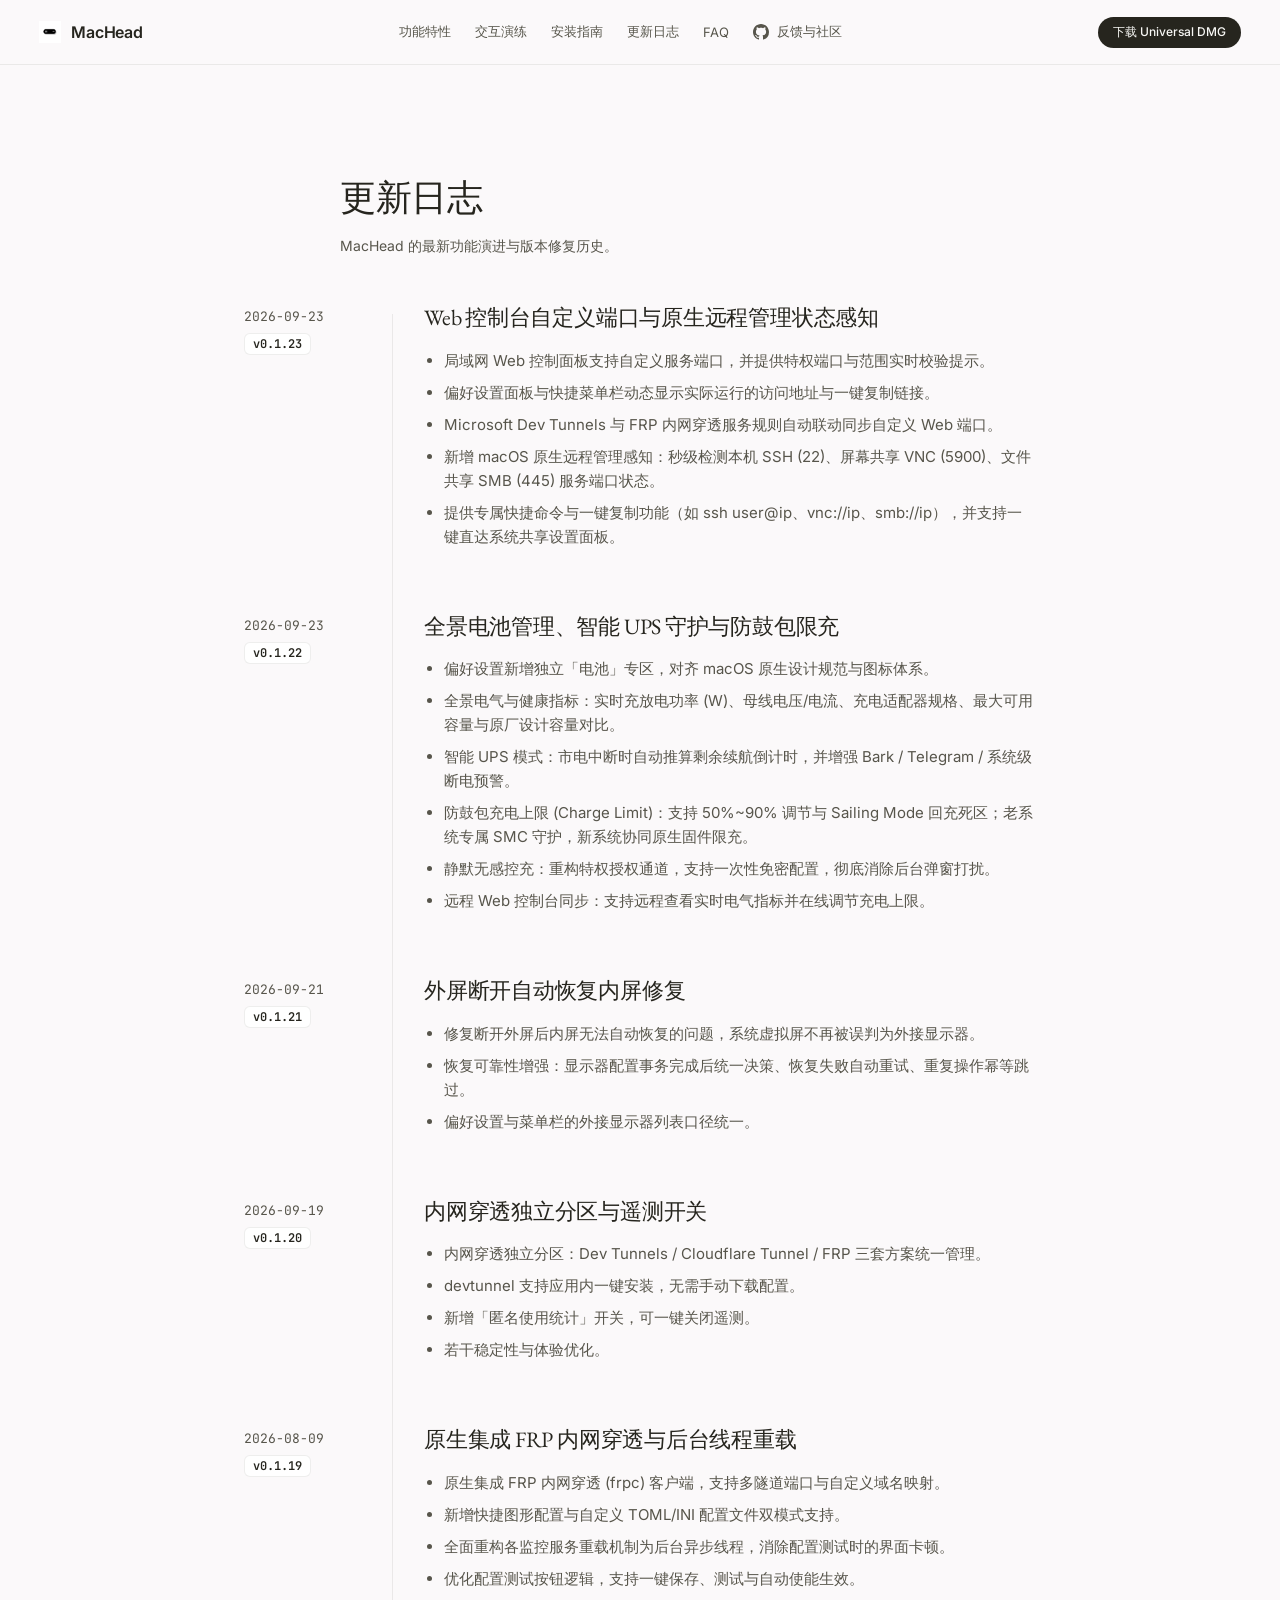
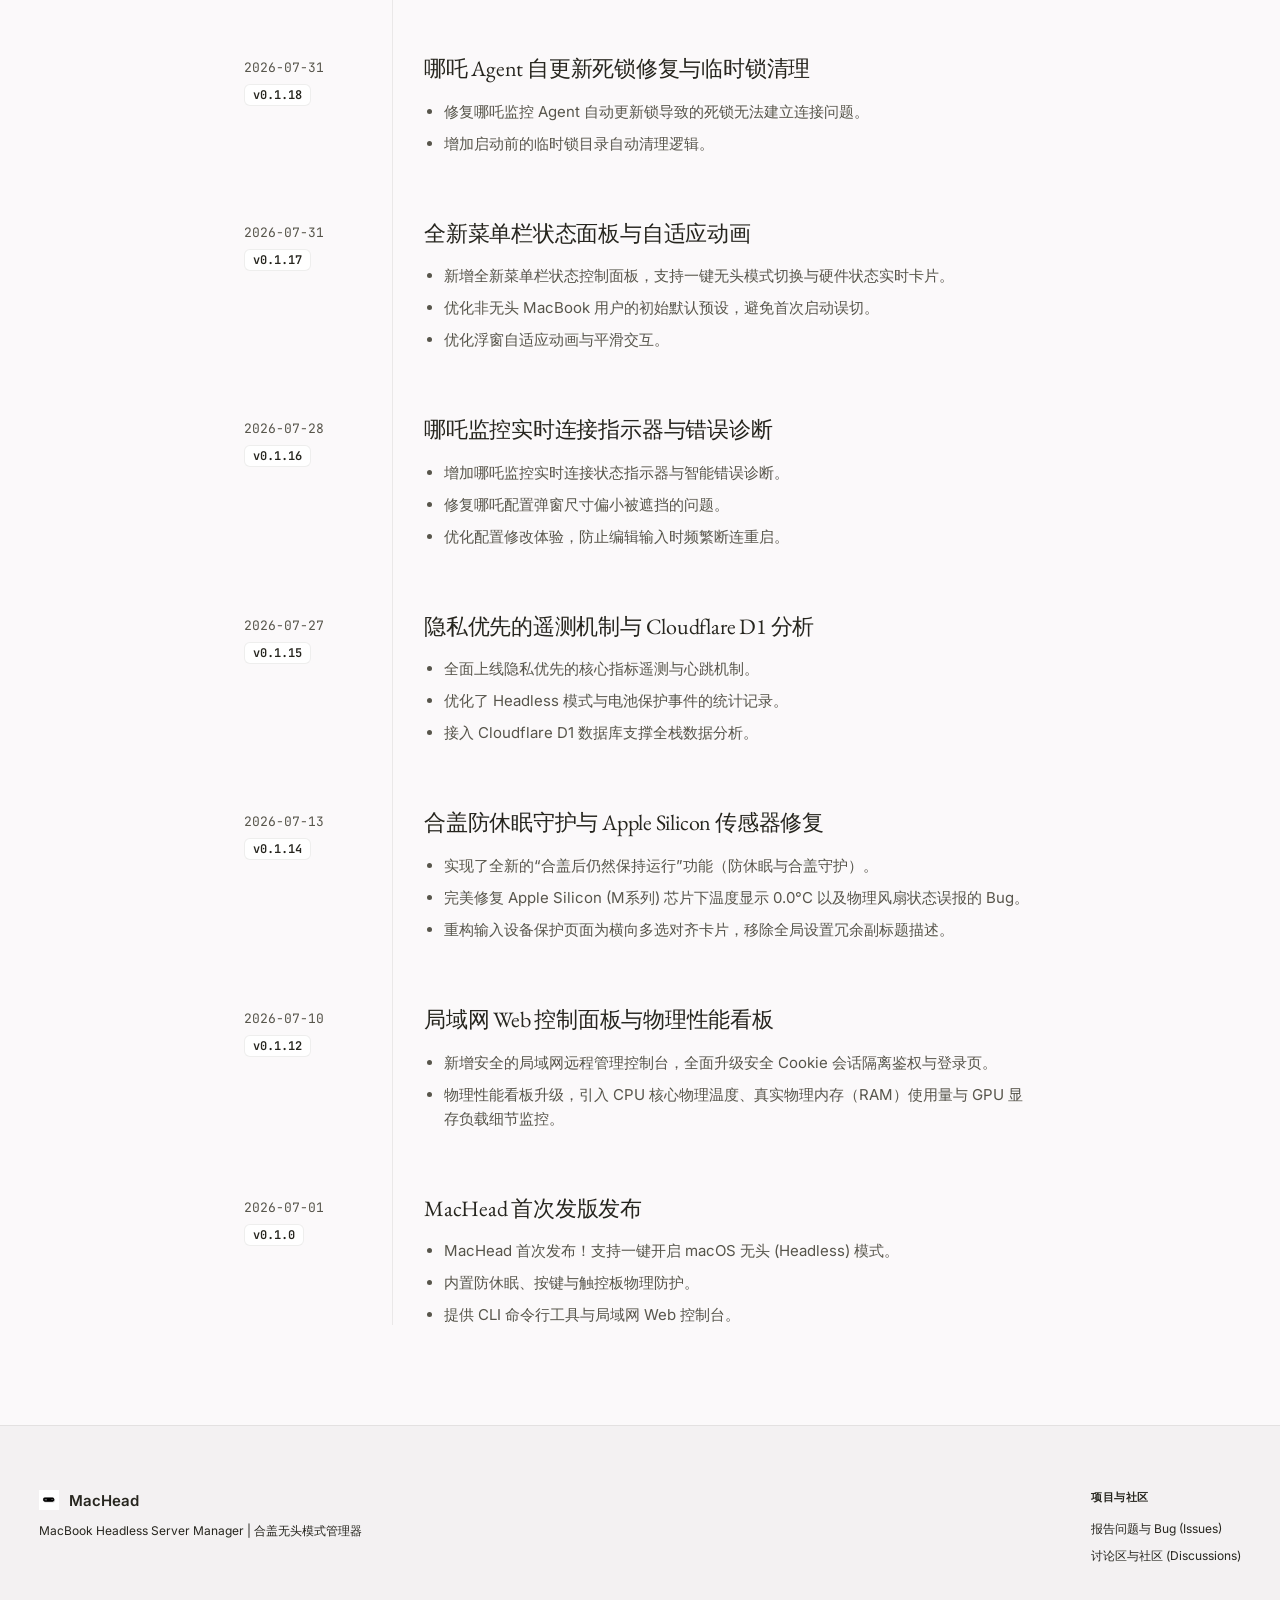
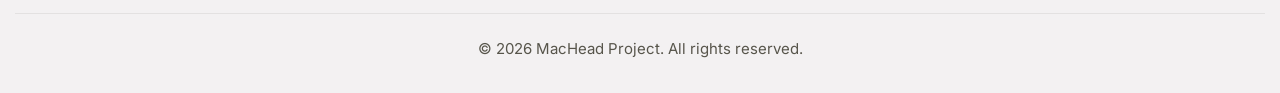
<file: changelog.html>
<!doctype html>
<html lang="zh-CN" prefix="og: https://ogp.me/ns#">
  <head>
    <meta charset="UTF-8" />
    <link rel="icon" type="image/png" href="./logo.png" />
    <meta name="viewport" content="width=device-width, initial-scale=1.0" />
    
    <!-- SEO Meta Tags -->
    <title>更新日志 | MacHead Changelog & Release Notes</title>
    <meta name="description" content="了解 MacHead 的最新发版履历与功能演进记录，包含 FRP 内网穿透、哪吒监控集成、防休眠与硬件保护等详细更新日志。" />
    <link rel="canonical" href="https://headlessmac.com/changelog" />
    <meta name="theme-color" content="#fbf9fa" media="(prefers-color-scheme: light)" />
    <meta name="theme-color" content="#14120b" media="(prefers-color-scheme: dark)" />
    <link rel="apple-touch-icon" href="./logo.png" />

    <!-- Open Graph -->
    <meta property="og:title" content="MacHead 更新日志" />
    <meta property="og:description" content="MacHead 的最新发版履历与功能演进记录。" />
    <meta property="og:url" content="https://headlessmac.com/changelog" />
    <meta property="og:image" content="https://headlessmac.com/machead_hero_v0.1.14.png" />

    <!-- Fonts -->
    <link rel="preconnect" href="https://fonts.googleapis.com">
    <link rel="preconnect" href="https://fonts.gstatic.com" crossorigin>
    <link rel="stylesheet" href="https://fonts.googleapis.com/css2?family=EB+Garamond:ital,wght@0,400;1,400&family=Inter:wght@400;500;600;700&family=JetBrains+Mono:wght@400;500&display=swap">
    <script type="module" crossorigin src="./assets/main-WdCmoYiN.js"></script>
    <link rel="stylesheet" crossorigin href="./assets/main-BzJKCtae.css">
  </head>
  <body>
    <!-- Header Navigation -->
    <header class="navbar">
      <div class="nav-container">
        <a href="/" class="nav-logo">
          <img src="./logo.png" alt="MacHead Logo" class="logo-img" width="22" height="22" />
          <span class="logo-text">MacHead</span>
        </a>
        <nav class="nav-links" id="nav-links">
          <a href="/#features" class="nav-link"><span>功能特性</span></a>
          <a href="/#playground" class="nav-link"><span>交互演练</span></a>
          <a href="/#install" class="nav-link"><span>安装指南</span></a>
          <a href="/changelog" class="nav-link active"><span>更新日志</span></a>
          <a href="/#faq" class="nav-link"><span>FAQ</span></a>
          <a href="https://github.com/ox01024/MacHead-Feedback/issues" target="_blank" rel="noopener" class="nav-link github-btn">
            <svg class="github-icon" viewBox="0 0 16 16" width="16" height="16" fill="currentColor">
              <path d="M8 0C3.58 0 0 3.58 0 8c0 3.54 2.29 6.53 5.47 7.59.4.07.55-.17.55-.38 0-.19-.01-.82-.01-1.49-2.01.37-2.53-.49-2.69-.94-.09-.23-.48-.94-.82-1.13-.28-.15-.68-.52-.01-.53.63-.01 1.08.58 1.23.82.72 1.21 1.87.87 2.33.66.07-.52.28-.87.51-1.07-1.78-.2-3.64-.89-3.64-3.95 0-.87.31-1.59.82-2.15-.08-.2-.36-1.02.08-2.12 0 0 .67-.21 2.2.82.64-.18 1.32-.27 2-.27.68 0 1.36.09 2 .27 1.53-1.04 2.2-.82 2.2-.82.44 1.1.16 1.92.08 2.12.51.56.82 1.27.82 2.15 0 3.07-1.87 3.75-3.65 3.95.29.25.54.73.54 1.48 0 1.07-.01 1.93-.01 2.2 0 .21.15.46.55.38A8.013 8.013 0 0016 8c0-4.42-3.58-8-8-8z"></path>
            </svg>
            <span>反馈与社区</span>
          </a>
        </nav>
        <div class="nav-actions">
          <a href="https://releases.headlessmac.com/latest.dmg" class="btn btn-primary btn-sm js-download-link" id="download-header-link">下载 Universal DMG</a>
          <button class="nav-menu-toggle" id="nav-menu-toggle" type="button" aria-label="打开导航菜单" aria-expanded="false" aria-controls="nav-links">
            <span class="menu-bar"></span>
            <span class="menu-bar"></span>
          </button>
        </div>
      </div>
    </header>

    <!-- Main Content -->
    <main style="padding-top: 84px;">
      <section class="changelog-section" style="border-top: none;">
        <div class="container container-narrow">
          <div class="section-header text-left">
            <h1 class="section-title" style="font-size: 36px;">更新日志</h1>
            <p class="section-subtitle">MacHead 的最新功能演进与版本修复历史。</p>
          </div>

          <!-- Minimal Vertical Timeline Feed (No Download Buttons) -->
          <div class="changelog-feed" id="changelog-feed">
            <!-- Rendered dynamically by main.js without per-item download buttons -->
          </div>
        </div>
      </section>
    </main>

    <!-- Footer -->
    <footer class="footer">
      <div class="container footer-container">
        <div class="footer-left">
          <div class="footer-logo">
            <img src="./logo.png" alt="MacHead Logo" class="footer-logo-img" width="20" height="20" loading="lazy" />
            <span>MacHead</span>
          </div>
          <p class="footer-tagline">MacBook Headless Server Manager | 合盖无头模式管理器</p>
        </div>
        <div class="footer-right">
          <div class="footer-links-group">
            <span class="group-title">项目与社区</span>
            <a href="https://github.com/ox01024/MacHead-Feedback/issues" target="_blank" rel="noopener">报告问题与 Bug (Issues)</a>
            <a href="https://github.com/ox01024/MacHead-Feedback/discussions" target="_blank" rel="noopener">讨论区与社区 (Discussions)</a>
          </div>
        </div>
      </div>
      <div class="container footer-bottom">
        <p>&copy; 2026 MacHead Project. All rights reserved.</p>
      </div>
    </footer>
  </body>
</html>
</file>
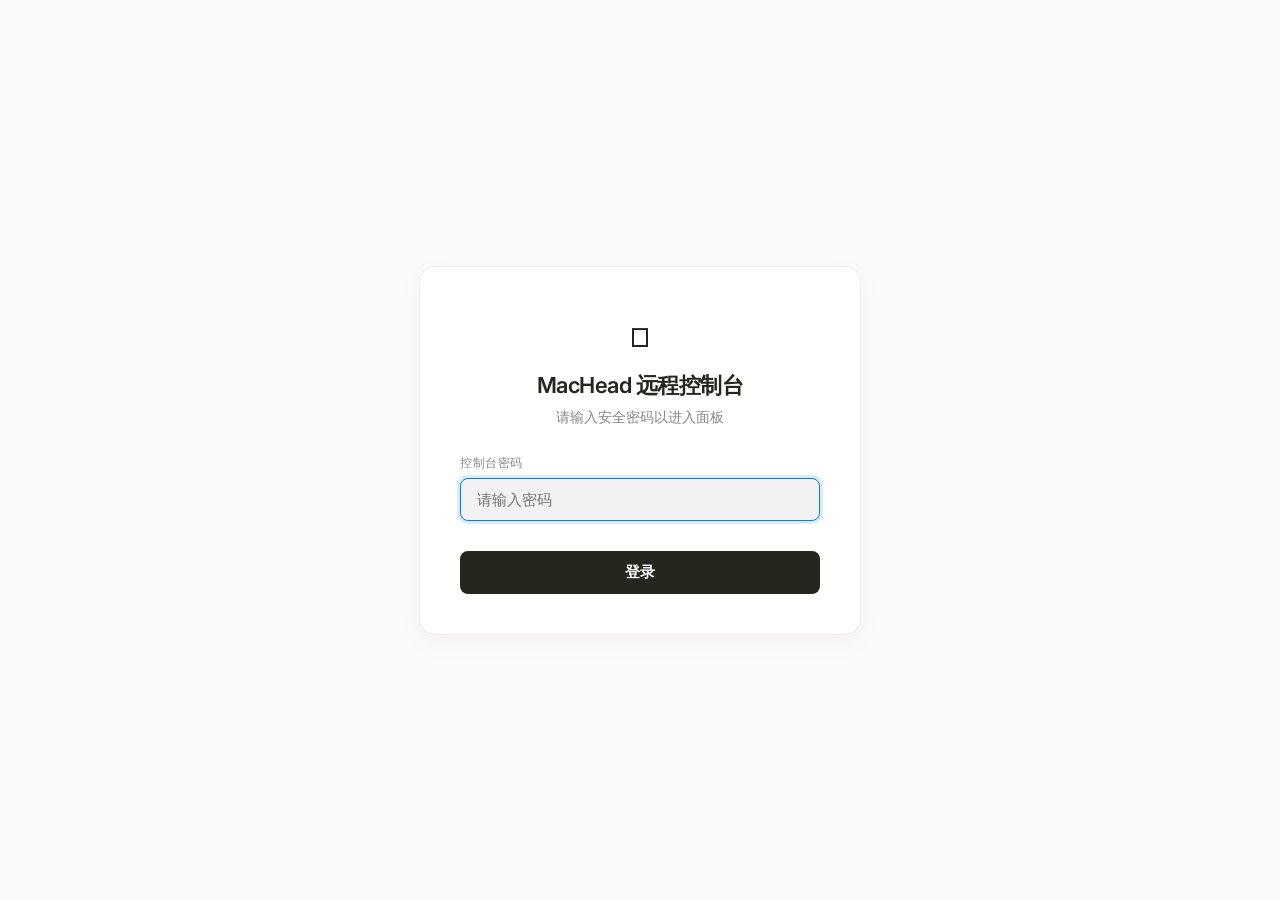
<file: Resources/Login.html>
<!DOCTYPE html>
<html>
<head>
    <meta charset="utf-8">
    <meta name="viewport" content="width=device-width, initial-scale=1.0">
    <title>MacHead - 登录</title>
    <link rel="preconnect" href="https://fonts.googleapis.com">
    <link rel="preconnect" href="https://fonts.gstatic.com" crossorigin>
    <link href="https://fonts.googleapis.com/css2?family=EB+Garamond:ital,wght@0,400..800;1,400..800&family=Inter:wght@300;400;500;600;700&display=swap" rel="stylesheet">
    <style>
        :root {
            /* Warm Light Theme */
            --bg-color: #fbf9fa;
            --text-color: #26251e;
            --text-muted: rgba(38, 37, 30, 0.55);
            --card-bg: #ffffff;
            --card-border: rgba(38, 37, 30, 0.08);
            --card-shadow: 0 8px 30px rgba(38, 37, 30, 0.03);
            --input-bg: #f3f1f2;
            --brand-color: #007aff;
            --font-serif: 'EB Garamond', Georgia, serif;
            --font-sans: 'Inter', system-ui, sans-serif;
        }

        @media (prefers-color-scheme: dark) {
            :root {
                /* Warm Dark Theme */
                --bg-color: #14120b;
                --text-color: #edecec;
                --text-muted: rgba(237, 236, 236, 0.55);
                --card-bg: #1c1b14;
                --card-border: rgba(237, 236, 236, 0.08);
                --card-shadow: 0 8px 30px rgba(0, 0, 0, 0.15);
                --input-bg: #0b0a05;
            }
        }

        body {
            background-color: var(--bg-color);
            color: var(--text-color);
            font-family: var(--font-sans);
            margin: 0;
            display: flex;
            align-items: center;
            justify-content: center;
            min-height: 100vh;
            transition: background-color 0.3s, color 0.3s;
        }

        .login-card {
            background: var(--card-bg);
            border: 1px solid var(--card-border);
            border-radius: 16px;
            padding: 40px;
            width: 100%;
            max-width: 360px;
            box-shadow: var(--card-shadow);
            text-align: center;
            backdrop-filter: blur(20px);
            -webkit-backdrop-filter: blur(20px);
            animation: fadeIn 0.6s ease-out;
        }

        @keyframes fadeIn {
            from { opacity: 0; transform: translateY(20px); }
            to { opacity: 1; transform: translateY(0); }
        }

        .logo {
            font-size: 40px;
            font-family: var(--font-serif);
            margin-bottom: 12px;
            display: inline-block;
        }

        h1 {
            font-size: 22px;
            font-weight: 600;
            margin: 0 0 8px 0;
            letter-spacing: -0.5px;
        }

        p {
            font-size: 13.5px;
            color: var(--text-muted);
            margin: 0 0 28px 0;
        }

        .form-group {
            text-align: left;
            margin-bottom: 20px;
        }

        label {
            font-size: 12px;
            font-weight: 500;
            color: var(--text-muted);
            display: block;
            margin-bottom: 6px;
            text-transform: uppercase;
            letter-spacing: 0.5px;
        }

        .input-wrapper {
            position: relative;
        }

        input[type="password"] {
            width: 100%;
            box-sizing: border-box;
            background: var(--input-bg);
            border: 1px solid transparent;
            border-radius: 8px;
            padding: 12px 16px;
            font-size: 15px;
            color: var(--text-color);
            transition: all 0.2s;
            outline: none;
        }

        input[type="password"]:focus {
            border-color: var(--brand-color);
            box-shadow: 0 0 0 3px rgba(0, 122, 255, 0.15);
        }

        .btn {
            width: 100%;
            background: var(--text-color);
            color: var(--bg-color);
            border: none;
            border-radius: 8px;
            padding: 12px;
            font-size: 15px;
            font-weight: 600;
            cursor: pointer;
            transition: all 0.2s;
            margin-top: 10px;
        }

        .btn:hover {
            opacity: 0.9;
            transform: translateY(-1px);
        }

        .btn:active {
            transform: translateY(0);
        }

        .error-msg {
            color: #ff453a;
            font-size: 13px;
            margin-bottom: 20px;
            background: rgba(255, 69, 58, 0.1);
            padding: 10px 14px;
            border-radius: 6px;
            border: 1px solid rgba(255, 69, 58, 0.2);
            animation: shake 0.4s ease-in-out;
        }

        @keyframes shake {
            0%, 100% { transform: translateX(0); }
            25% { transform: translateX(-6px); }
            75% { transform: translateX(6px); }
        }
    </style>
</head>
<body>
    <div class="login-card">
        <span class="logo"></span>
        <h1>MacHead 远程控制台</h1>
        <p>请输入安全密码以进入面板</p>
        
        <!-- ERROR_PLACEHOLDER -->
        
        <form method="POST" action="/login">
            <div class="form-group">
                <label for="password">控制台密码</label>
                <input type="password" id="password" name="password" placeholder="请输入密码" autofocus required>
            </div>
            <button type="submit" class="btn">登录</button>
        </form>
    </div>
</body>
</html>
</file>
<file: assets/main-BzJKCtae.css>
:root{--color-bg:#fbf9fa;--color-bg-card:#fff;--color-bg-input:#f3f1f2;--color-navbar-bg:#fbf9fad9;--color-border:#26251e14;--color-border-hover:#26251e29;--color-text-main:#26251e;--color-text-muted:#57554b;--color-btn-primary-bg:#26251e;--color-btn-primary-text:#f7f7f4;--color-btn-primary-hover:#000;--font-serif:"EB Garamond", Georgia, "Times New Roman", serif;--font-sans:"Inter", -apple-system, BlinkMacSystemFont, "Segoe UI", Roboto, sans-serif;--font-mono:"JetBrains Mono", sfmono-regular, Consolas, Menlo, monospace}@media (prefers-color-scheme:dark){:root{--color-bg:#14120b;--color-bg-card:#1c1b14;--color-bg-input:#0b0a05;--color-navbar-bg:#14120bd9;--color-border:#edecec14;--color-border-hover:#edecec29;--color-text-main:#edecec;--color-text-muted:#b8b6b6;--color-btn-primary-bg:#edecec;--color-btn-primary-text:#14120b;--color-btn-primary-hover:#fff}}*{box-sizing:border-box;margin:0;padding:0}html{scroll-behavior:smooth;background-color:var(--color-bg);color:var(--color-text-main);font-family:var(--font-sans);-webkit-font-smoothing:antialiased;-webkit-text-size-adjust:100%;-moz-text-size-adjust:100%;text-size-adjust:100%;transition:background-color .3s,color .3s;overflow-x:hidden}section[id]{scroll-margin-top:84px}body{overflow-x:hidden}.container{max-width:1250px;margin:0 auto;padding:0 24px}h1,h2,h3,h4,h5,h6{font-family:var(--font-serif);letter-spacing:-.01em;color:var(--color-text-main);font-weight:400}p{color:var(--color-text-muted);font-size:15px;line-height:1.5}.highlight-text{font-feature-settings:"cswh" 1;font-style:italic}.navbar{z-index:100;background:var(--color-navbar-bg);-webkit-backdrop-filter:blur(12px);border-bottom:1px solid var(--color-border);width:100%;transition:all .3s;position:fixed;top:0;left:0}.nav-container{justify-content:space-between;align-items:center;max-width:1250px;height:64px;margin:0 auto;padding:0 24px;display:flex}.nav-logo{color:var(--color-text-main);align-items:center;gap:10px;text-decoration:none;display:flex}.logo-img{width:22px;height:22px}.logo-text{font-family:var(--font-sans);letter-spacing:-.01em;font-size:16px;font-weight:600}.nav-links{align-items:center;gap:24px;display:flex}.nav-link{color:var(--color-text-muted);align-items:center;gap:6px;font-size:13px;font-weight:400;text-decoration:none;transition:color .15s;display:flex}.nav-link:hover{color:var(--color-text-main)}.github-icon{margin-right:2px}.nav-actions{align-items:center;gap:10px;display:flex}.nav-menu-toggle{border:1px solid var(--color-border);cursor:pointer;background:0 0;border-radius:8px;flex-direction:column;justify-content:center;align-items:center;gap:5px;width:40px;height:40px;padding:0;display:none}.menu-bar{background:var(--color-text-main);border-radius:1px;width:16px;height:1.5px;transition:transform .2s;display:block}.nav-menu-toggle.open .menu-bar:first-child{transform:translateY(3.25px)rotate(45deg)}.nav-menu-toggle.open .menu-bar:last-child{transform:translateY(-3.25px)rotate(-45deg)}.btn{font-family:var(--font-sans);cursor:pointer;border:1px solid #0000;border-radius:999px;justify-content:center;align-items:center;gap:8px;font-weight:500;text-decoration:none;transition:all .15s;display:inline-flex}.btn-primary{background:var(--color-btn-primary-bg);color:var(--color-btn-primary-text)}.btn-primary:hover{background:var(--color-btn-primary-hover);transform:translateY(-1px)}.btn-secondary{color:var(--color-text-main);border:1px solid var(--color-border);background:#ffffff05}.btn-secondary:hover{border-color:var(--color-border-hover);background:#ffffff0d}.btn-sm{padding:6px 14px;font-size:12px}.btn-lg{padding:12px 24px;font-size:14px}.hero-section{padding-top:140px;padding-bottom:90px;position:relative}.hero-container{grid-template-columns:1.15fr .85fr;align-items:center;gap:56px;display:grid}.hero-content{flex-direction:column;align-items:flex-start;display:flex}.hero-badge{border:1px solid var(--color-border);background:#ffffff05;border-radius:999px;align-items:center;gap:8px;margin-bottom:20px;padding:4px 12px;display:inline-flex}.badge-dot{background-color:var(--color-text-muted);border-radius:50%;width:5px;height:5px}.badge-text{color:var(--color-text-muted);font-size:11px;font-weight:500;font-family:var(--font-mono)}.hero-title{font-family:var(--font-serif);margin-bottom:20px;font-size:clamp(34px,7.5vw,56px);font-weight:400;line-height:1.12}.hero-desc{color:var(--color-text-muted);max-width:95%;margin-bottom:28px;font-size:17px;line-height:1.48}.hero-actions{flex-wrap:wrap;gap:12px;margin-bottom:24px;display:flex}.hero-command{background:var(--color-bg-input);border:1px solid var(--color-border);border-radius:8px;align-items:center;gap:10px;width:100%;max-width:440px;padding:10px 14px;display:flex}.cmd-prompt{color:var(--color-text-muted);font-family:var(--font-mono);-webkit-user-select:none;user-select:none;font-weight:500}.cmd-text{font-family:var(--font-mono);color:var(--color-text-main);white-space:nowrap;text-overflow:ellipsis;flex:1;font-size:12px;overflow:hidden}.copy-btn{color:var(--color-text-muted);cursor:pointer;background:0 0;border:none;justify-content:center;align-items:center;transition:color .15s;display:flex}.copy-btn:hover{color:var(--color-text-main)}.hero-visual{justify-content:center;align-items:center;display:flex;position:relative}.visual-scene{perspective:1500px;width:100%;max-width:590px;height:430px;transform-style:preserve-3d;background:radial-gradient(circle,#f4f3ed 0%,#dedcd3 100%);border:1px solid #26251e14;border-radius:12px;justify-content:center;align-items:center;display:flex;position:relative;overflow:hidden;box-shadow:0 30px 80px #26251e0f}.scene-glow{pointer-events:none;z-index:1;background:radial-gradient(circle,#ffffff8c 0%,#0000 70%);width:80%;height:80%;position:absolute;top:50%;left:50%;transform:translate(-50%,-50%)}.screenshot-back{z-index:2;border:1px solid #00000014;border-radius:8px;width:72%;height:auto;transition:transform .6s cubic-bezier(.16,1,.3,1),box-shadow .6s;position:absolute;top:10%;right:6%;transform:rotateY(-12deg)rotateX(4deg)rotate(1deg);box-shadow:-15px 20px 40px #00000040}.screenshot-front{z-index:3;border:1px solid #26251e14;border-radius:10px;width:48%;height:auto;transition:transform .6s cubic-bezier(.16,1,.3,1),box-shadow .6s;position:absolute;bottom:8%;left:8%;transform:translateZ(30px)rotateY(-8deg)rotateX(3deg)rotate(-1deg);box-shadow:-20px 25px 45px #26251e29,-2px 5px 15px #26251e14}.visual-scene:hover .screenshot-back{transform:rotateY(-4deg)rotateX(2deg)rotate(.5deg)scale(1.02);box-shadow:-20px 25px 50px #00000052}.visual-scene:hover .screenshot-front{transform:translateZ(60px)rotateY(-3deg)rotateX(1deg)rotate(-.5deg)scale(1.03);box-shadow:-25px 35px 60px #26251e47,-2px 12px 30px #26251e24}.features-section{border-top:1px solid var(--color-border);padding:80px 0}.section-header{text-align:center;max-width:600px;margin:0 auto 48px}.section-title{font-family:var(--font-serif);margin-bottom:12px;font-size:clamp(27px,5.5vw,36px)}.section-subtitle{color:var(--color-text-muted);font-size:14px}.bento-grid{grid-template-columns:repeat(3,1fr);gap:20px;display:grid}.bento-card{background:var(--color-bg-card);border:1px solid var(--color-border);border-radius:12px;flex-direction:column;align-items:flex-start;padding:24px;transition:all .2s;display:flex;overflow:hidden}.bento-card:hover{border-color:var(--color-border-hover);transform:translateY(-2px);box-shadow:0 6px 24px #0000000a}.bento-w2{grid-column:span 2}.bento-split{grid-template-columns:1.15fr .85fr;align-items:start;gap:28px;display:grid!important}.bento-split-left{flex-direction:column;align-items:flex-start;display:flex}.bento-split-right{justify-content:flex-end;align-items:flex-end;width:100%;margin-top:24px;margin-bottom:-24px;margin-right:-24px;display:flex}.bento-screenshot-wrapper{width:100%;box-shadow:none;background:0 0;border:none}.bento-screenshot{width:100%;height:auto;display:block}.bento-icon-box{background:var(--color-bg-input);border:1px solid var(--color-border);width:36px;height:36px;color:var(--color-text-main);border-radius:8px;justify-content:center;align-items:center;margin-bottom:16px;display:flex}.feature-icon{width:18px;height:18px}.bento-title{font-family:var(--font-serif);margin-bottom:8px;font-size:18px;font-weight:400}.bento-desc{color:var(--color-text-muted);font-size:13.5px}.playground-section{border-top:1px solid var(--color-border);padding:80px 0}.playground-tabs-container{max-width:880px;margin:0 auto}.playground-tabs{justify-content:center;gap:8px;margin-bottom:20px;display:flex}.tab-btn{color:var(--color-text-muted);font-family:var(--font-sans);cursor:pointer;background:0 0;border:1px solid #0000;border-radius:8px;align-items:center;gap:6px;padding:8px 16px;font-size:13px;font-weight:500;transition:all .15s;display:flex}.tab-btn:hover{color:var(--color-text-main)}.tab-btn.active{background:var(--color-bg-card);border-color:var(--color-border);color:var(--color-text-main)}.tab-dot{background-color:var(--color-text-muted);border-radius:50%;width:6px;height:6px}.tab-panel{display:none}.tab-panel.active{display:block}.terminal-window{background:#0b0a05;border:1px solid #edecec14;border-radius:10px;overflow:hidden;box-shadow:0 16px 40px #00000059}.terminal-header{background:#ffffff03;border-bottom:1px solid #edecec14;align-items:center;height:36px;padding:0 12px;display:flex;position:relative}.window-buttons{gap:6px;display:flex}.win-btn{background-color:#edecec26;border-radius:50%;width:9px;height:9px}.window-title{font-family:var(--font-mono);color:#edecec66;font-size:11px;position:absolute;left:50%;transform:translate(-50%)}.terminal-body{font-family:var(--font-mono);color:#edecec;min-height:240px;padding:20px;font-size:12px;line-height:1.5;overflow-y:auto}.terminal-line{margin-bottom:6px}.prompt{color:#edecec66;-webkit-user-select:none;user-select:none;font-weight:500}.input-cmd{color:#fff;font-weight:400}.terminal-output{color:#edecec73;margin-bottom:12px;padding-left:10px}.cursor-blink{color:#edecec;animation:1s step-end infinite blink}@keyframes blink{0%,to{opacity:0}50%{opacity:1}}.terminal-footer{background:#ffffff01;border-top:1px solid #edecec14;padding:12px 20px}.footer-hint{color:#edecec66;margin-bottom:8px;font-size:10.5px;display:block}.terminal-triggers{flex-wrap:wrap;gap:8px;display:flex}.cli-cmd-btn{color:#edecec;font-family:var(--font-mono);cursor:pointer;background:#ffffff05;border:1px solid #edecec14;border-radius:999px;padding:6px 12px;font-size:10.5px;transition:all .15s}.cli-cmd-btn:hover{background:#ffffff0d;border-color:#edecec}.web-mockup{background:var(--color-bg-input);border:1px solid var(--color-border);border-radius:10px;transition:all .3s;overflow:hidden;box-shadow:0 16px 40px #0000001a}.web-mockup[data-mock-theme=light]{--color-bg:#fbf9fa;--color-bg-card:#fff;--color-bg-input:#f3f1f2;--color-border:#26251e14;--color-border-hover:#26251e29;--color-text-main:#26251e;--color-text-muted:#26251e8c}.web-mockup[data-mock-theme=dark]{--color-bg:#14120b;--color-bg-card:#1c1b14;--color-bg-input:#0b0a05;--color-border:#edecec14;--color-border-hover:#edecec29;--color-text-main:#edecec;--color-text-muted:#edecec8c}.web-mockup-header{border-bottom:1px solid var(--color-border);background:#ffffff03;align-items:center;height:36px;padding:0 12px;display:flex}.web-mockup-address{border:1px solid var(--color-border);height:24px;font-family:var(--font-mono);color:var(--color-text-muted);background:#0000000a;border-radius:999px;align-items:center;width:100%;max-width:280px;margin:0 auto;padding:0 10px;font-size:10.5px;display:flex}.web-mockup-body{background:var(--color-bg);min-height:240px;padding:20px}.web-dash-card{background:var(--color-bg-card);border:1px solid var(--color-border);border-radius:8px;padding:14px}.gauge-small{flex-direction:column;align-items:center;display:flex}.gauge-label{color:var(--color-text-muted);font-size:9px}.web-grid{grid-template-columns:1fr 1fr;gap:14px;margin-top:14px;display:grid}.web-toggle-row{border-bottom:1px solid var(--color-border);justify-content:space-between;align-items:center;padding:10px 0;font-size:11.5px;display:flex}.web-toggle-row:last-child{border-bottom:none}.switch-mini{width:28px;height:16px;display:inline-block;position:relative}.switch-mini input{opacity:0;width:0;height:0}.slider-mini{cursor:pointer;background-color:var(--color-bg-input);border:1px solid var(--color-border);border-radius:16px;transition:all .15s;position:absolute;inset:0}.slider-mini:before{content:"";background-color:var(--color-text-main);border-radius:50%;width:10px;height:10px;transition:all .15s;position:absolute;bottom:2px;left:2px}input:checked+.slider-mini{background-color:var(--color-text-main);border-color:var(--color-text-main)}input:checked+.slider-mini:before{background-color:var(--color-bg);transform:translate(12px)}.install-section{border-top:1px solid var(--color-border);padding:80px 0}.install-steps{grid-template-columns:repeat(3,1fr);gap:24px;margin-top:24px;display:grid}.step-card{background:var(--color-bg-card);border:1px solid var(--color-border);border-radius:12px;padding:24px;transition:transform .2s,border-color .2s,box-shadow .2s;position:relative}.step-card:hover{border-color:var(--color-border-hover);transform:translateY(-2px);box-shadow:0 6px 24px #0000000a}.step-num{font-family:var(--font-serif);color:var(--color-text-muted);margin-bottom:12px;font-size:28px}.step-title{font-family:var(--font-serif);margin-bottom:8px;font-size:18px;font-weight:400}.step-desc{color:var(--color-text-muted);margin-bottom:16px;font-size:13.5px}.step-link{color:var(--color-text-main);font-size:12.5px;font-weight:500;text-decoration:underline}.code-block-container{background:var(--color-bg-input);border:1px solid var(--color-border);border-radius:8px;padding:8px 12px;overflow-x:auto}.code-block-container pre code{font-family:var(--font-mono);color:var(--color-text-main);font-size:11px}.cta-section{border-top:1px solid var(--color-border);padding:80px 0 120px}.cta-card{background:var(--color-bg-card);border:1px solid var(--color-border);text-align:center;border-radius:12px;padding:64px 32px;transition:transform .2s,border-color .2s;box-shadow:0 12px 32px #00000008}.cta-card:hover{border-color:var(--color-border-hover);transform:translateY(-2px)}.cta-title{font-family:var(--font-serif);margin-bottom:12px;font-size:clamp(27px,5.5vw,36px)}.cta-desc{max-width:480px;margin:0 auto 32px;font-size:14.5px}.cta-actions{flex-wrap:wrap;justify-content:center;gap:12px;display:flex}.faq-section{border-top:1px solid var(--color-border);padding:80px 0}.faq-list{flex-direction:column;gap:0;max-width:720px;margin:0 auto;display:flex}.faq-item{border-bottom:1px solid var(--color-border);overflow:hidden}.faq-item:first-child{border-top:1px solid var(--color-border)}.faq-question{font-family:var(--font-sans);cursor:pointer;color:var(--color-text-main);-webkit-user-select:none;user-select:none;justify-content:space-between;align-items:center;padding:20px 0;font-size:15px;font-weight:500;list-style:none;transition:color .2s;display:flex}.faq-question::-webkit-details-marker{display:none}.faq-question:after{content:"+";color:var(--color-text-muted);flex-shrink:0;margin-left:16px;font-size:20px;font-weight:300;transition:transform .25s}.faq-item[open] .faq-question:after{content:"−"}.faq-question:hover{color:var(--color-text-muted)}.faq-answer{color:var(--color-text-muted);margin:0;padding:0 0 20px;font-size:14px;line-height:1.7;animation:.2s faq-slide-in}@keyframes faq-slide-in{0%{opacity:0;transform:translateY(-4px)}to{opacity:1;transform:translateY(0)}}.footer{background:var(--color-bg-input);border-top:1px solid var(--color-border);padding:64px 0 32px;transition:all .3s}.footer-container{justify-content:space-between;margin-bottom:48px;display:flex}.footer-logo{font-family:var(--font-sans);align-items:center;gap:10px;margin-bottom:12px;font-size:15px;font-weight:600;display:flex}.footer-logo-img{width:20px;height:20px}.footer-tagline{color:var(--color-text-secondary);font-size:12px}.footer-links-group{flex-direction:column;align-items:flex-start;gap:10px;display:flex}.group-title{text-transform:uppercase;letter-spacing:.05em;color:var(--color-text-main);margin-bottom:6px;font-size:11px;font-weight:600}.footer-links-group a{color:var(--color-text-secondary);font-size:12px;text-decoration:none;transition:color .15s}.footer-links-group a:hover{color:var(--color-text-main)}.footer-bottom{border-top:1px solid var(--color-border);color:var(--color-text-secondary);text-align:center;flex-direction:column;justify-content:space-between;align-items:center;gap:10px;padding-top:24px;font-size:11px;display:flex}@media (prefers-reduced-motion:no-preference){@supports (animation-timeline:view()) and (animation-range:entry){@keyframes fade-in-up{0%{opacity:0;transform:translateY(30px)}to{opacity:1;transform:translateY(0)}}.scroll-effect{animation:cubic-bezier(.16,1,.3,1) both fade-in-up;animation-timeline:view();animation-range:entry 10% cover 30%}}}.no-supports-scroll-reveal{opacity:0;transition:opacity .5s cubic-bezier(.16,1,.3,1),transform .5s cubic-bezier(.16,1,.3,1);transform:translateY(15px)}.no-supports-scroll-reveal.reveal-active{opacity:1;transform:translateY(0)}@media (width<=968px){.hero-container{text-align:center;grid-template-columns:1fr;gap:36px}.hero-content{align-items:center}.hero-actions{justify-content:center}.hero-command{margin:0 auto}.hero-desc{max-width:100%}.bento-grid{grid-template-columns:1fr}.bento-w2{grid-column:span 1}.bento-split{gap:20px;grid-template-columns:1fr!important}.install-steps{grid-template-columns:1fr}.footer-container{text-align:center;flex-direction:column;align-items:center;gap:32px}.footer-links-group{align-items:center}}@media (width<=768px){.nav-menu-toggle{display:flex}.nav-links{background:var(--color-bg);border-bottom:1px solid var(--color-border);flex-direction:column;align-items:stretch;gap:0;padding:8px 24px 16px;display:none;position:fixed;top:64px;left:0;right:0;box-shadow:0 16px 32px #00000014}.nav-links.open{display:flex}.nav-link{border-bottom:1px solid var(--color-border);padding:13px 0;font-size:15px}.nav-link:last-child{border-bottom:none}}@media (width<=640px){.container{padding:0 20px}.nav-container{padding:0 16px}.hero-section{padding-top:104px;padding-bottom:56px}.hero-actions{flex-direction:column;width:100%}.hero-actions .btn{width:100%}.visual-scene{height:320px}.features-section,.playground-section,.install-section{padding:56px 0}.cta-section{padding:56px 0 88px}.cta-card{padding:44px 20px}.cta-actions{flex-direction:column;align-items:stretch}.cli-cmd-btn{padding:9px 14px}.terminal-body{min-height:200px;padding:16px}.web-mockup-body{padding:16px!important}.web-grid{grid-template-columns:1fr}.gauge-container{row-gap:16px;flex-wrap:wrap!important}.gauge-card{flex:42%!important}#web-login-pass{font-size:16px!important}}@media (width<=380px){#download-header-link{padding:6px 9px;font-size:11px}}.web-dash-card-title{justify-content:space-between;align-items:center;margin-bottom:6px;display:flex}.web-dash-card-subtitle{color:var(--color-text-muted);margin-bottom:6px;font-size:10px}.web-progress-bar-container{background-color:var(--color-bg-input);border:1px solid var(--color-border);border-radius:3px;width:100%;height:5px;margin-top:6px;overflow:hidden}.web-progress-bar{border-radius:3px;height:100%}.web-progress-bar.green{background:linear-gradient(90deg,#42b883,#38ef7d)}.web-meta-table{border-collapse:collapse;width:100%;font-size:11px}.web-meta-table td{border-bottom:1px solid #ffffff05;padding:4px 0}.web-meta-table tr:last-child td{border-bottom:none}.web-meta-table td.label{color:var(--color-text-muted)}.web-meta-table td.val{text-align:right;color:var(--color-text-main);font-weight:500}.web-alert-box{flex-direction:column;gap:8px;width:100%;margin-bottom:12px;display:flex}.web-alert{border:1px solid #0000;border-radius:8px;align-items:center;gap:8px;padding:8px 12px;font-size:11px;animation:.3s fadeIn;display:flex}.web-alert.warning{color:var(--color-text-main);background-color:#e0a96d1a;border-color:#e0a96d33}.web-sparkline-container{opacity:.8;width:100%;height:30px;margin-top:8px}.web-sparkline-path{fill:none;stroke-width:1.5px;stroke-linecap:round;stroke-linejoin:round}.web-sparkline-fill{stroke:none}.container-narrow{max-width:840px;margin:0 auto;padding:0 24px}.changelog-section{border-top:1px solid var(--color-border);padding:90px 0}.text-left{text-align:left}.changelog-feed{flex-direction:column;gap:56px;margin-top:48px;display:flex;position:relative}.changelog-feed:before{content:"";background:var(--color-border);width:1px;position:absolute;top:10px;bottom:10px;left:148px}.changelog-entry{grid-template-columns:140px 1fr;gap:40px;display:grid;position:relative}.changelog-meta{flex-direction:column;align-items:flex-start;gap:8px;padding-top:4px;display:flex}.changelog-date{color:var(--color-text-muted);font-size:13px;font-family:var(--font-mono)}.changelog-version-tag{font-family:var(--font-mono);color:var(--color-text-main);background:var(--color-bg-card);border:1px solid var(--color-border);border-radius:6px;padding:2px 8px;font-size:12px;font-weight:600;display:inline-block}.changelog-body{flex-direction:column;gap:12px;display:flex}.changelog-title{font-family:var(--font-serif);color:var(--color-text-main);font-size:22px;font-weight:400;line-height:1.3}.changelog-bullets{flex-direction:column;gap:8px;margin:4px 0 8px;padding-left:20px;list-style:outside;display:flex}.changelog-bullets li{color:var(--color-text-muted);font-size:15px;line-height:1.6}.changelog-link{margin-top:4px}.changelog-link a{color:var(--color-text-main);border-bottom:1px solid var(--color-border);padding-bottom:2px;font-size:13px;font-weight:500;text-decoration:none;transition:border-color .2s,opacity .2s}.changelog-link a:hover{border-color:var(--color-text-main);opacity:.8}@media (width<=768px){.changelog-feed:before{display:none}.changelog-entry{grid-template-columns:1fr;gap:12px}.changelog-meta{flex-direction:row;align-items:center;gap:10px}}
</file>
